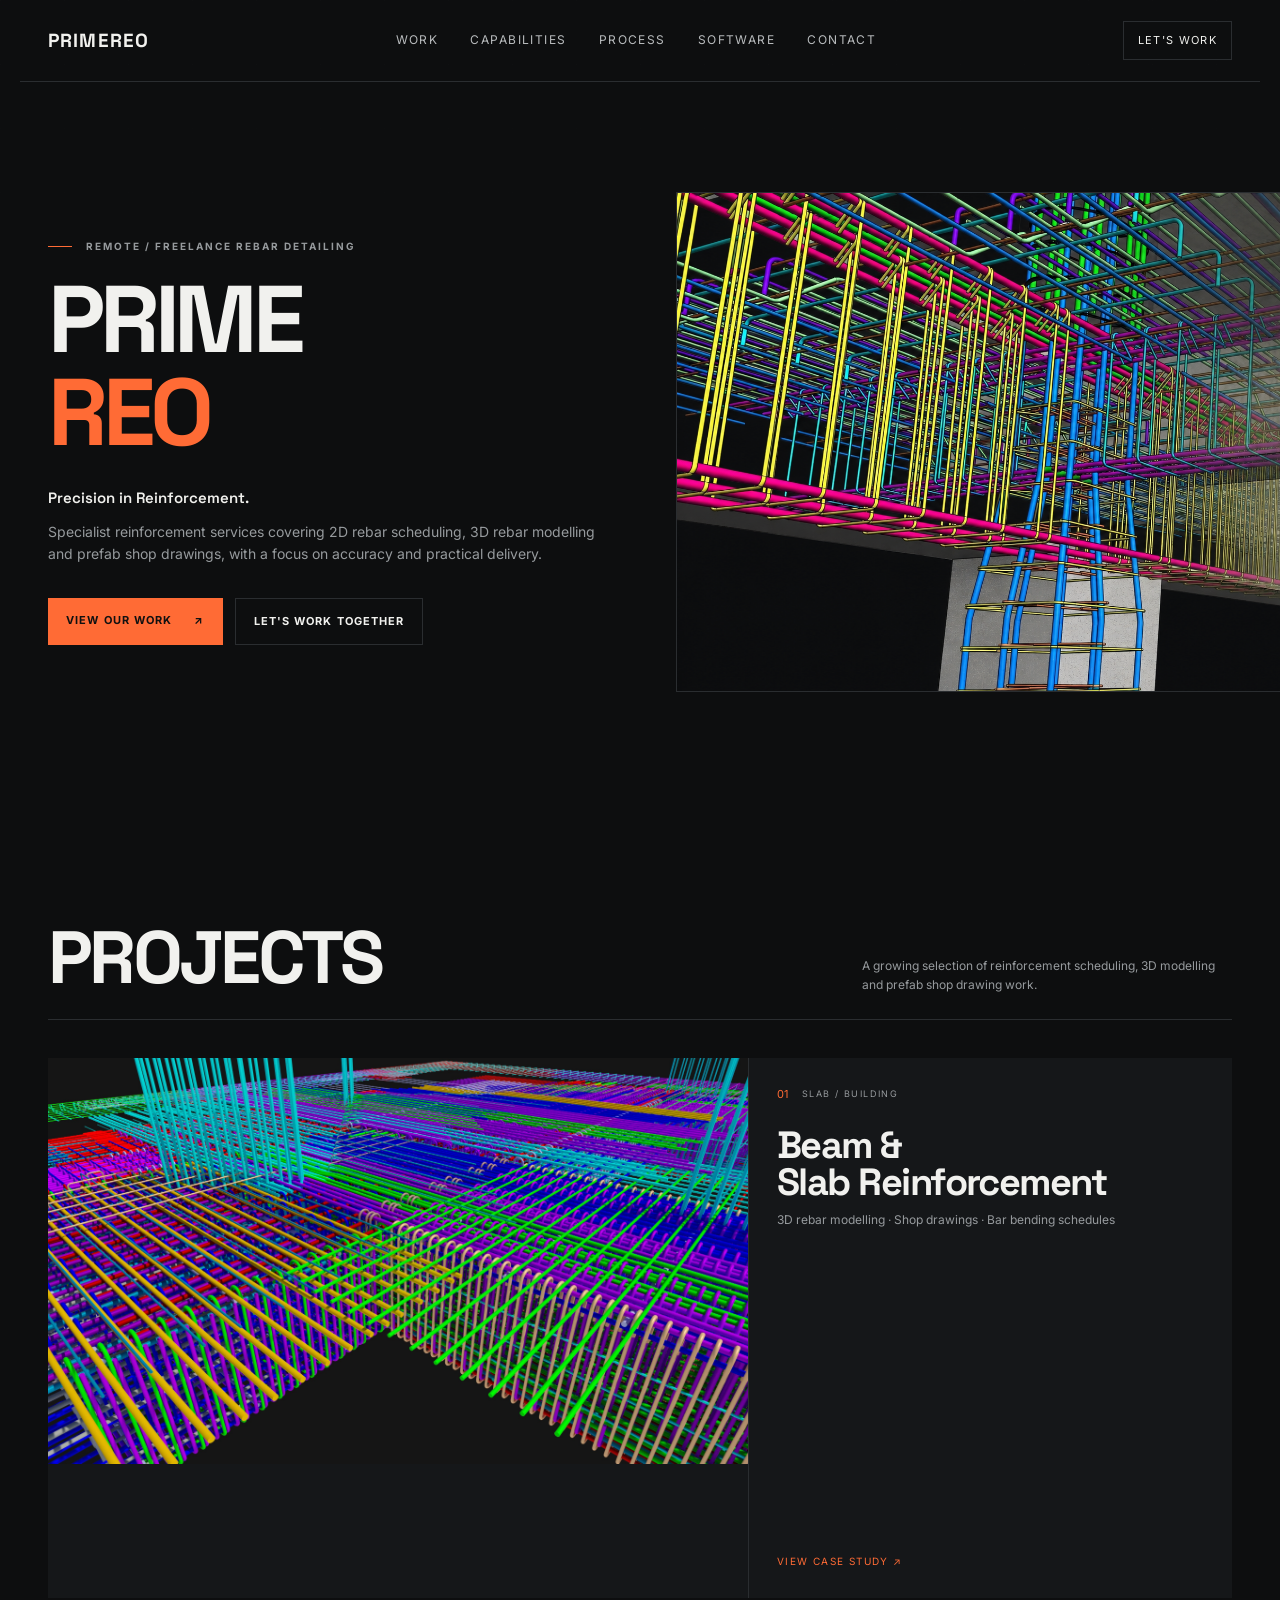
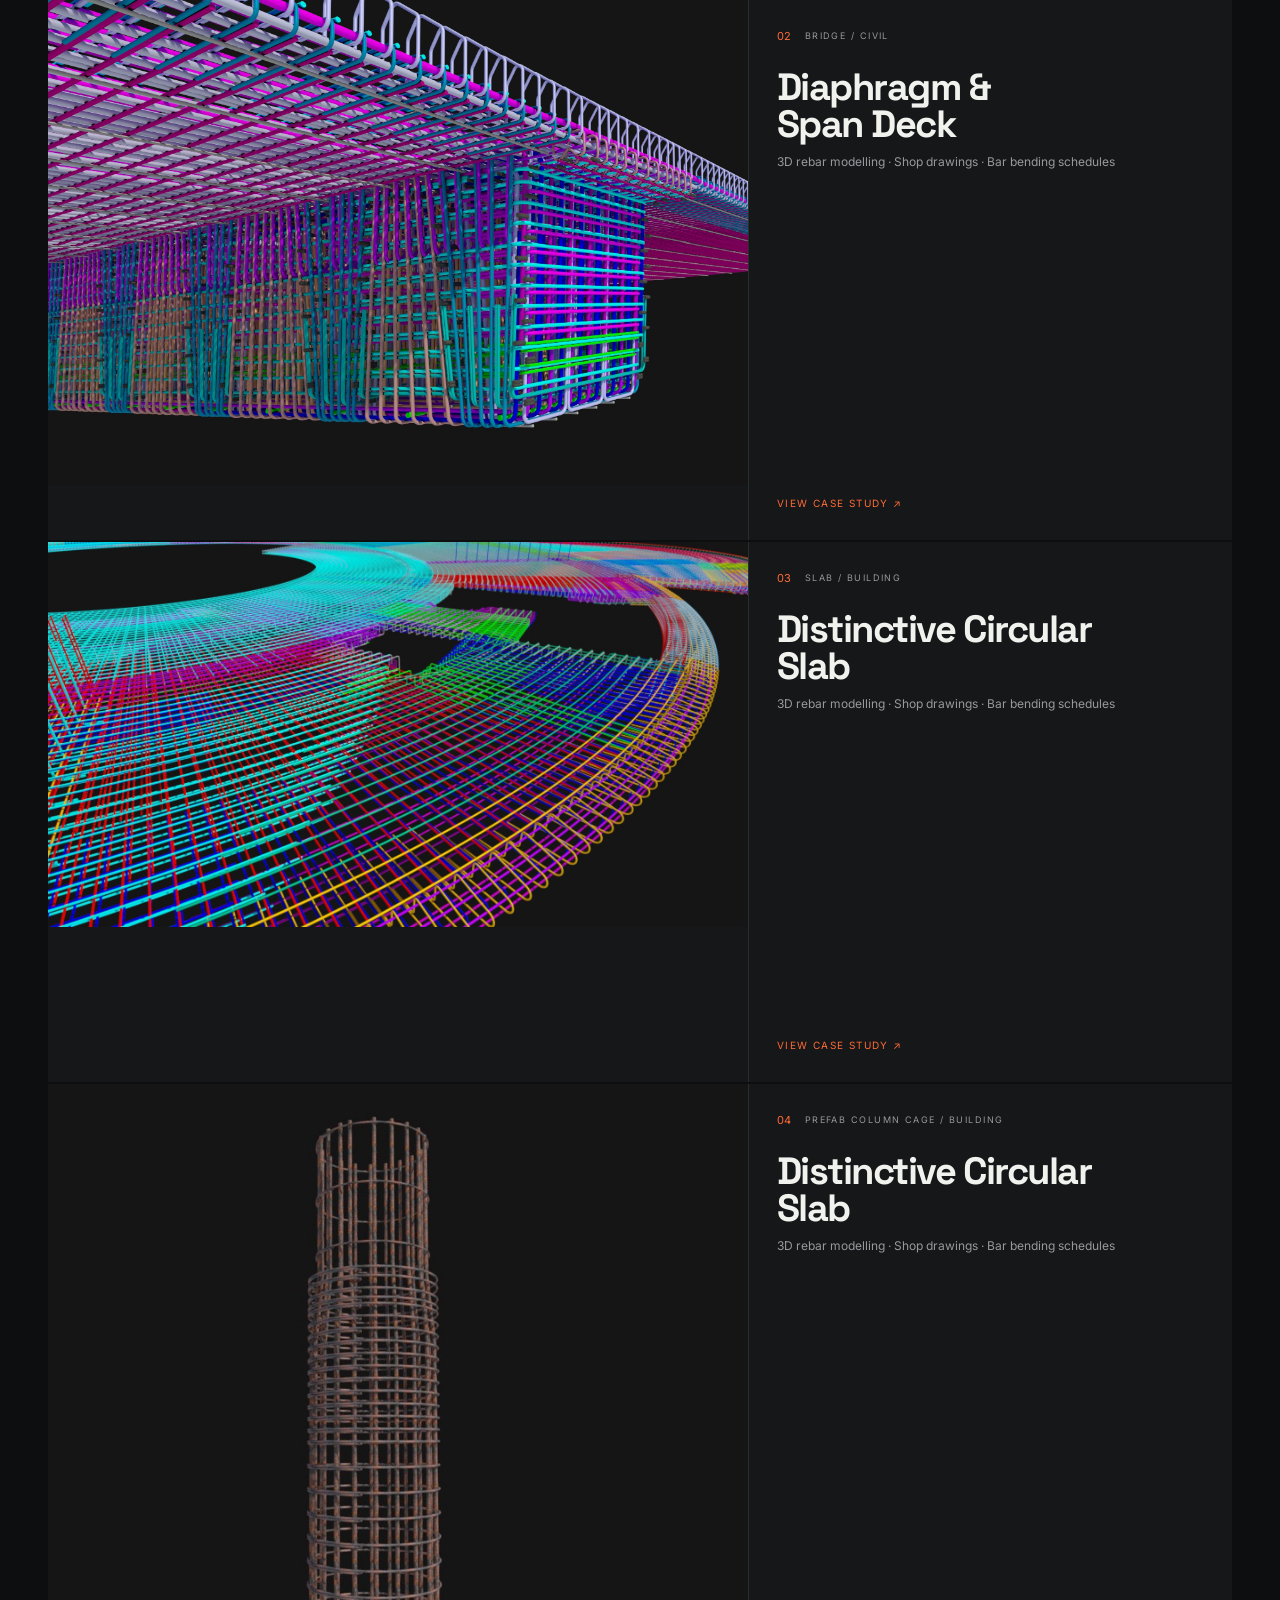
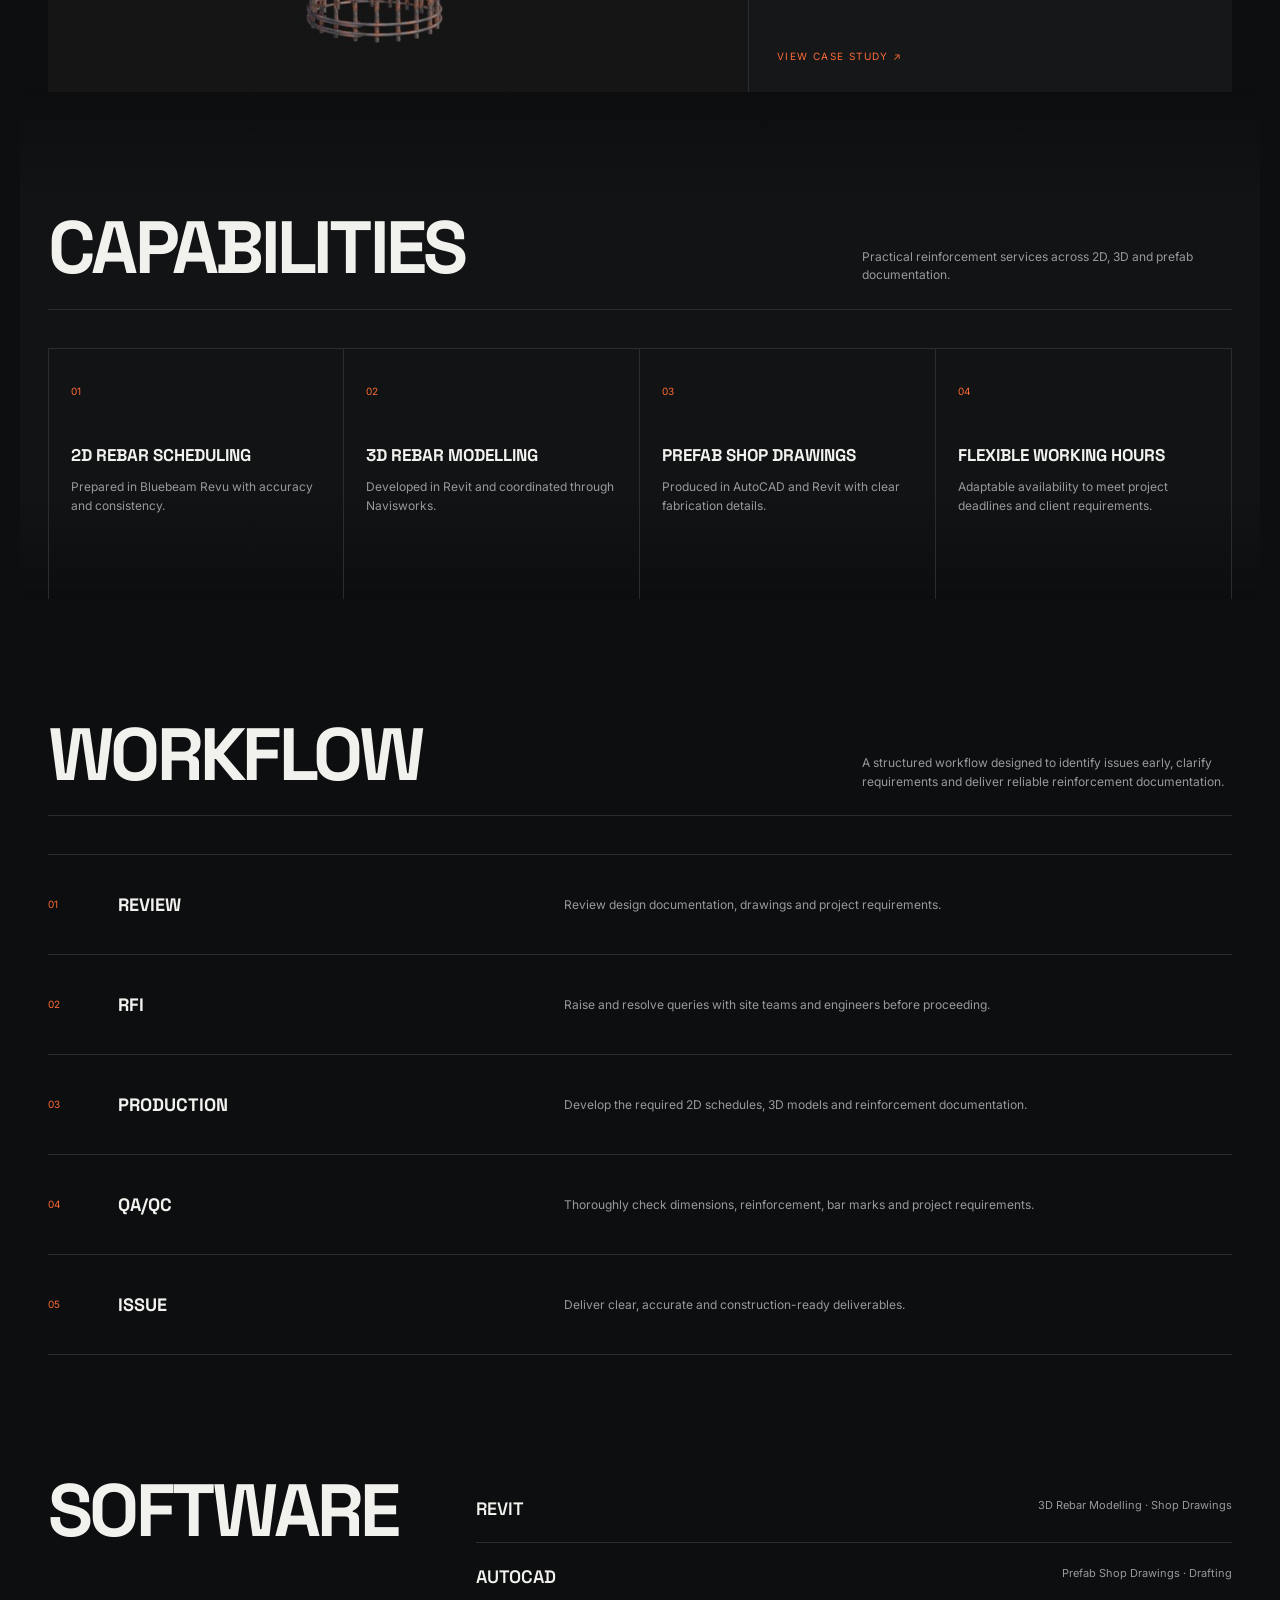
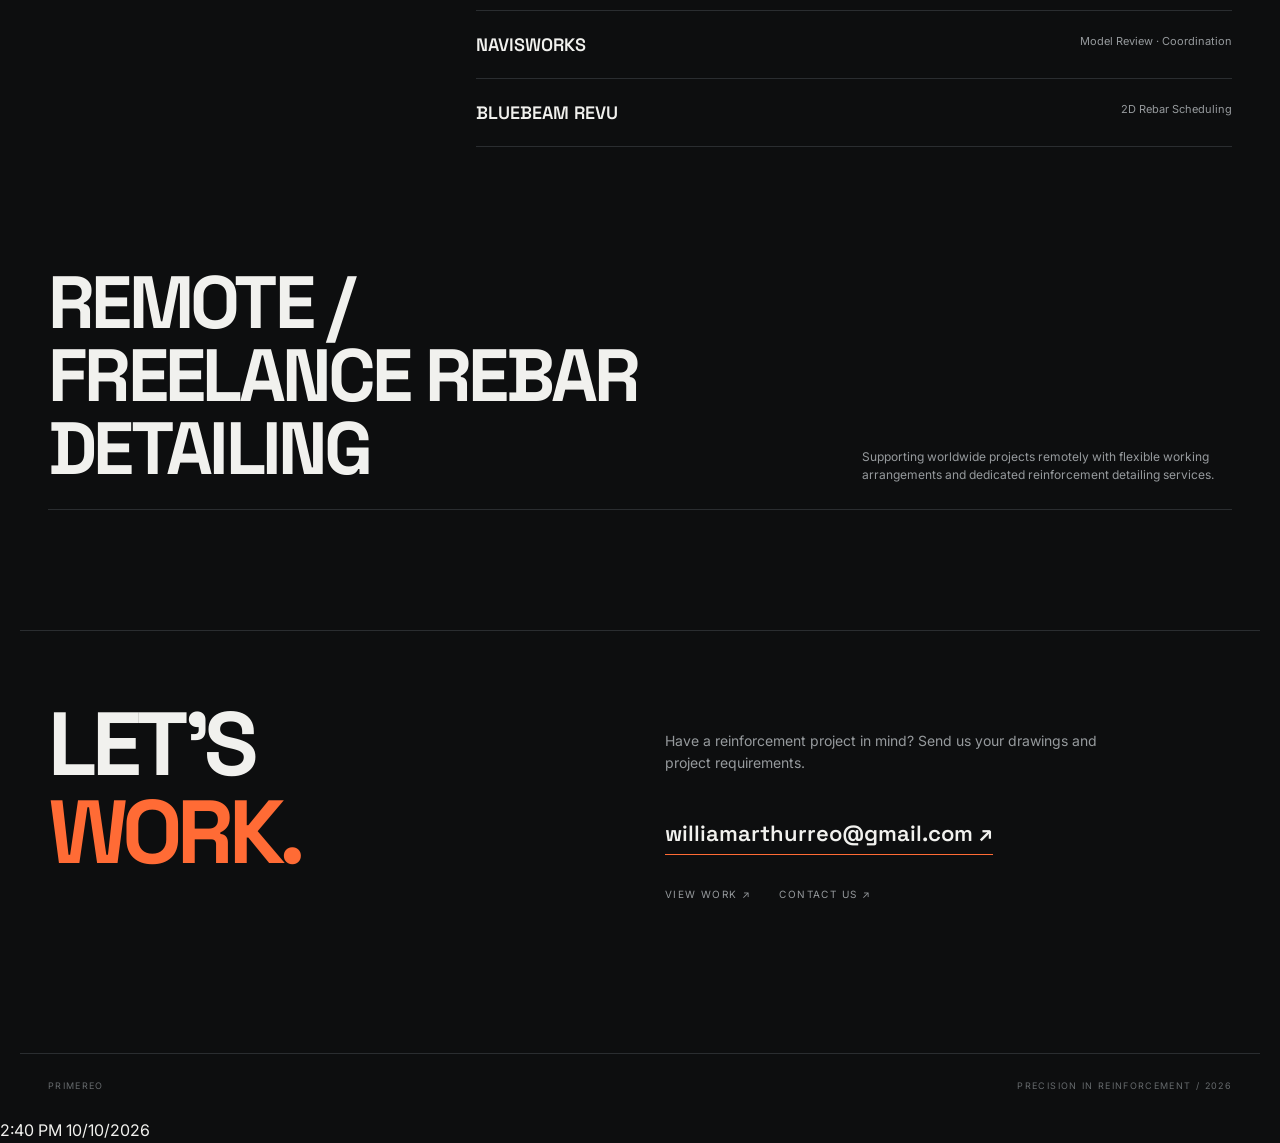
<file: index.html>
<!DOCTYPE html>
<html lang="en">

<head>
    <meta charset="UTF-8">
    <meta name="viewport" content="width=device-width, initial-scale=1.0">

    <meta
        name="description"
        content="PRIMEREO — Precision in Reinforcement. 2D Rebar Scheduling, 3D Rebar Modelling, Prefab Shop Drawings and remote reinforcement detailing."
    >

    <title>PRIMEREO | Precision in Reinforcement</title>

    <link rel="preconnect" href="https://fonts.googleapis.com">
    <link rel="preconnect" href="https://fonts.gstatic.com" crossorigin>

    <link
        href="https://fonts.googleapis.com/css2?family=Inter:wght@400;500;600;700;800&family=Space+Grotesk:wght@500;600;700&display=swap"
        rel="stylesheet"
    >

    <link rel="stylesheet" href="assets/style.css">

    <!-- THIẾT LẬP RIÊNG CHO ẢNH HERO -->
    <style>
        #primereo-hero {
            grid-template-columns:
                minmax(0, 1.02fr)
                minmax(0, 0.98fr);
        }

        #primereo-hero .hero-copy,
        #primereo-hero .hero-visual {
            min-width: 0;
        }

        /* Chỉnh chiều rộng và chiều cao hero tại đây */
        #hero-model-frame {
            width: 150% !important;
            max-width: none !important;
            height: 500px !important;

            position: relative;
            overflow: hidden;
        }

        /* Ảnh phủ kín khung, giữ đúng tỷ lệ */
        #hero-rebar {
            display: block;
            width: 100% !important;
            height: 100% !important;

            object-fit: cover !important;
            object-position: left center !important;
        }

        /* Thông tin bên dưới ảnh */
        #primereo-hero .frame-meta {
            position: static;
            padding: 12px 0;
            gap: 8px;
            flex-wrap: wrap;
        }

        /* Điện thoại và màn hình nhỏ */
        @media (max-width: 850px) {
            #primereo-hero {
                grid-template-columns: minmax(0, 1fr);
            }

            #hero-model-frame {
                width: 100% !important;
                max-width: 100% !important;
                height: 380px !important;
            }
        }
    </style>
</head>

<body>
    <div class="grid-bg"></div>

    <!-- NAVIGATION -->
    <header class="nav">
        <a class="brand" href="index.html">
            PRIMEREO
        </a>

        <nav>
            <a href="#work">Work</a>
            <a href="#capabilities">Capabilities</a>
            <a href="#process">Process</a>
            <a href="#software">Software</a>
            <a href="#contact">Contact</a>
        </nav>

        <a class="nav-cta" href="#contact">
            Let's work
        </a>
    </header>

    <main>
        <!-- HERO -->
        <section id="primereo-hero" class="hero">
            <div class="hero-copy">
                <p class="eyebrow">
                    <span></span>
                    REMOTE / FREELANCE REBAR DETAILING
                </p>

                <h1>
                    PRIME<br>
                    <em>REO</em>
                </h1>

                <p class="hero-sub">
                    Precision in Reinforcement.
                </p>

                <p class="hero-text">
                    Specialist reinforcement services covering 2D rebar
                    scheduling, 3D rebar modelling and prefab shop drawings,
                    with a focus on accuracy and practical delivery.
                </p>

                <div class="hero-actions">
                    <a class="btn primary" href="#work">
                        View our work <span>↗</span>
                    </a>

                    <a class="btn secondary" href="#contact">
                        Let's work together
                    </a>
                </div>
            </div>

            <!-- HERO VISUAL -->
            <div class="hero-visual">
                <div id="hero-model-frame" class="model-frame">
                    <img
                        id="hero-rebar"
                        class="hero-image"
                        src="images/hero-rebar.png"
                        alt="PRIMEREO 3D reinforcement model"
                    >
                </div>


            </div>
        </section>

        <!-- PROJECTS -->
        <section id="work" class="section">
            <div class="section-head">
                <div>
                    <h2>PROJECTS</h2>
                </div>

                <p class="section-note">
                    A growing selection of reinforcement scheduling,
                    3D modelling and prefab shop drawing work.
                </p>
            </div>

            <div class="project-grid">
                <!-- PROJECT 01 -->
                <a
                    class="project-card featured"
                    href="projects/project-01.html"
                >
                    <div class="project-image">
                        <img
                            src="images/project-01.jpg"
                            alt="Beam & Slab Reinforcement"
                        >


                    </div>

                    <div class="project-info">
                        <div>
                            <span class="number">01</span>
                            <span class="tag">SLAB / BUILDING</span>
                        </div>

                        <h3>
                            Beam &amp;<br>
                             Slab Reinforcement
                        </h3>

                        <p>
                            3D rebar modelling · Shop drawings ·
                            Bar bending schedules
                        </p>

                        <span class="project-link">
                            View case study ↗
                        </span>
                    </div>
                </a>

                <!-- PROJECT 02 -->
                <a
                    class="project-card featured"
                    href="projects/project-02.html"
                >
                    <div class="project-image">
                        <img
                            src="images/project-02.jpg"
                            alt="Diaphragm and Span Deck reinforcement model"
                        >


                    </div>

                    <div class="project-info">
                        <div>
                            <span class="number">02</span>
                            <span class="tag">BRIDGE / CIVIL</span>
                        </div>

                        <h3>
                            Diaphragm &amp;<br>
                            Span Deck
                        </h3>

                        <p>
                            3D rebar modelling · Shop drawings ·
                            Bar bending schedules
                        </p>

                        <span class="project-link">
                            View case study ↗
                        </span>
                    </div>
                </a>
<!-- PROJECT 03 -->
                <a
                    class="project-card featured"
                    href="projects/project-03.html"
                >
                    <div class="project-image">
                        <img
                            src="images/project-03.jpg"
                            alt="Distinctive Circular Slab"
                        >


                    </div>

                    <div class="project-info">
                        <div>
                            <span class="number">03</span>
                            <span class="tag">SLAB / BUILDING</span>
                        </div>

                        <h3>
                            Distinctive Circular<br>
                            Slab
                        </h3>

                        <p>
                            3D rebar modelling · Shop drawings ·
                            Bar bending schedules
                        </p>

                        <span class="project-link">
                            View case study ↗
                        </span>
                    </div>
                </a>
<!-- PROJECT 04 -->
                <a
                    class="project-card featured"
                    href="projects/project-03.html"
                >
                    <div class="project-image">
                        <img
                            src="images/project-04.jpg"
                            alt="Distinctive Circular Slab"
                        >


                    </div>

                    <div class="project-info">
                        <div>
                            <span class="number">04</span>
                            <span class="tag">PREFAB COLUMN CAGE / BUILDING</span>
                        </div>

                        <h3>
                            Distinctive Circular<br>
                            Slab
                        </h3>

                        <p>
                            3D rebar modelling · Shop drawings ·
                            Bar bending schedules
                        </p>

                        <span class="project-link">
                            View case study ↗
                        </span>
                    </div>
                </a>
       

                        </section>

        <!-- CAPABILITIES -->
        <section id="capabilities" class="section capabilities">
            <div class="section-head">
                <div>
                    <h2>CAPABILITIES</h2>
                </div>

                <p class="section-note">
                    Practical reinforcement services across 2D, 3D
                    and prefab documentation.
                </p>
            </div>

            <div class="cap-grid">
                <article>
                    <span>01</span>
                    <h3>2D REBAR SCHEDULING</h3>

                    <p>
                        Prepared in Bluebeam Revu with accuracy
                        and consistency.
                    </p>
                </article>

                <article>
                    <span>02</span>
                    <h3>3D REBAR MODELLING</h3>

                    <p>
                        Developed in Revit and coordinated
                        through Navisworks.
                    </p>
                </article>

                <article>
                    <span>03</span>
                    <h3>PREFAB SHOP DRAWINGS</h3>

                    <p>
                        Produced in AutoCAD and Revit with clear
                        fabrication details.
                    </p>
                </article>

                <article>
                    <span>04</span>
                    <h3>FLEXIBLE WORKING HOURS</h3>

                    <p>
                        Adaptable availability to meet project deadlines
                        and client requirements.
                    </p>
                </article>
            </div>
        </section>

        <!-- WORKFLOW -->
        <section id="process" class="section process">
            <div class="section-head">
                <div>
                    <h2>WORKFLOW</h2>
                </div>

                <p class="section-note">
                    A structured workflow designed to identify issues early,
                    clarify requirements and deliver reliable
                    reinforcement documentation.
                </p>
            </div>

            <div class="process-list">
                <div>
                    <span>01</span>
                    <h3>REVIEW</h3>

                    <p>
                        Review design documentation, drawings
                        and project requirements.
                    </p>
                </div>

                <div>
                    <span>02</span>
                    <h3>RFI</h3>

                    <p>
                        Raise and resolve queries with site teams
                        and engineers before proceeding.
                    </p>
                </div>

                <div>
                    <span>03</span>
                    <h3>PRODUCTION</h3>

                    <p>
                        Develop the required 2D schedules, 3D models
                        and reinforcement documentation.
                    </p>
                </div>

                <div>
                    <span>04</span>
                    <h3>QA/QC</h3>

                    <p>
                        Thoroughly check dimensions, reinforcement,
                        bar marks and project requirements.
                    </p>
                </div>

                <div>
                    <span>05</span>
                    <h3>ISSUE</h3>

                    <p>
                        Deliver clear, accurate and construction-ready
                        deliverables.
                    </p>
                </div>
            </div>
        </section>

        <!-- SOFTWARE -->
        <section id="software" class="section software">
            <div class="software-copy">
                <h2>SOFTWARE</h2>
            </div>

            <div class="software-list">
                <div>
                    <b>REVIT</b>
                    <span>3D Rebar Modelling · Shop Drawings</span>
                </div>

                <div>
                    <b>AUTOCAD</b>
                    <span>Prefab Shop Drawings · Drafting</span>
                </div>

                <div>
                    <b>NAVISWORKS</b>
                    <span>Model Review · Coordination</span>
                </div>

                <div>
                    <b>BLUEBEAM REVU</b>
                    <span>2D Rebar Scheduling</span>
                </div>
            </div>
        </section>

        <!-- REMOTE / FREELANCE -->
        <section class="section">
            <div class="section-head">
                <div>
                    <h2>
                        REMOTE /<br>
                        FREELANCE REBAR DETAILING
                    </h2>
                </div>

                <p class="section-note">
                    Supporting worldwide projects remotely with flexible
                    working arrangements and dedicated reinforcement
                    detailing services.
                </p>
            </div>
        </section>

        <!-- CONTACT -->
        <section id="contact" class="contact">
            <div>
                <h2>
                    LET'S<br>
                    <em>WORK.</em>
                </h2>
            </div>

            <div class="contact-right">
                <p>
                    Have a reinforcement project in mind?
                    Send us your drawings and project requirements.
                </p>

                <a
                    class="contact-email"
                    href="mailto:williamarthurreo@gmail.com?subject=PRIMEREO%20Project%20Enquiry"
                >
                    williamarthurreo@gmail.com ↗
                </a>

                <div class="contact-links">
                    <a href="#work">
                        View work ↗
                    </a>

                    <a href="#contact">
                        Contact us ↗
                    </a>
                </div>
            </div>
        </section>
    </main>

    <!-- FOOTER -->
    <footer>
        <span>PRIMEREO</span>
        <span>PRECISION IN REINFORCEMENT / 2026</span>
    </footer>
</body>

</html>2:40 PM 10/10/2026
</file>
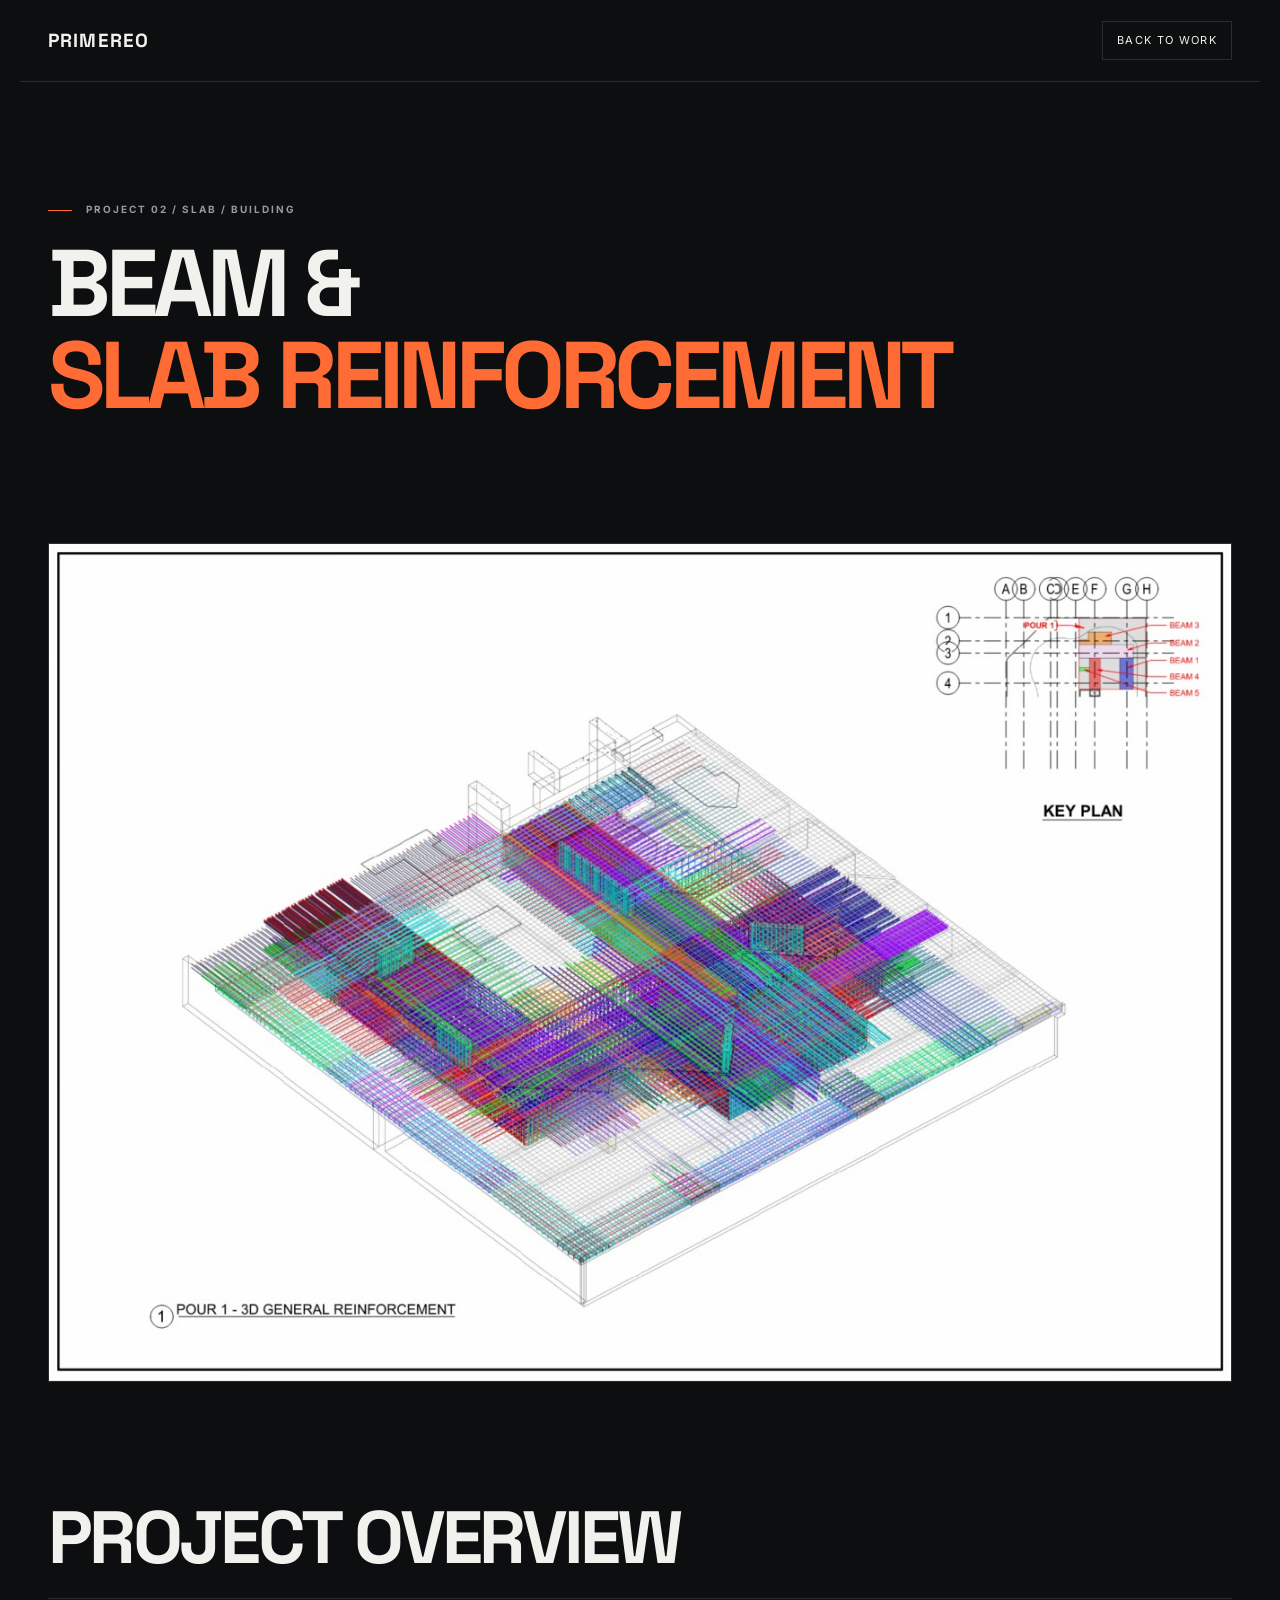
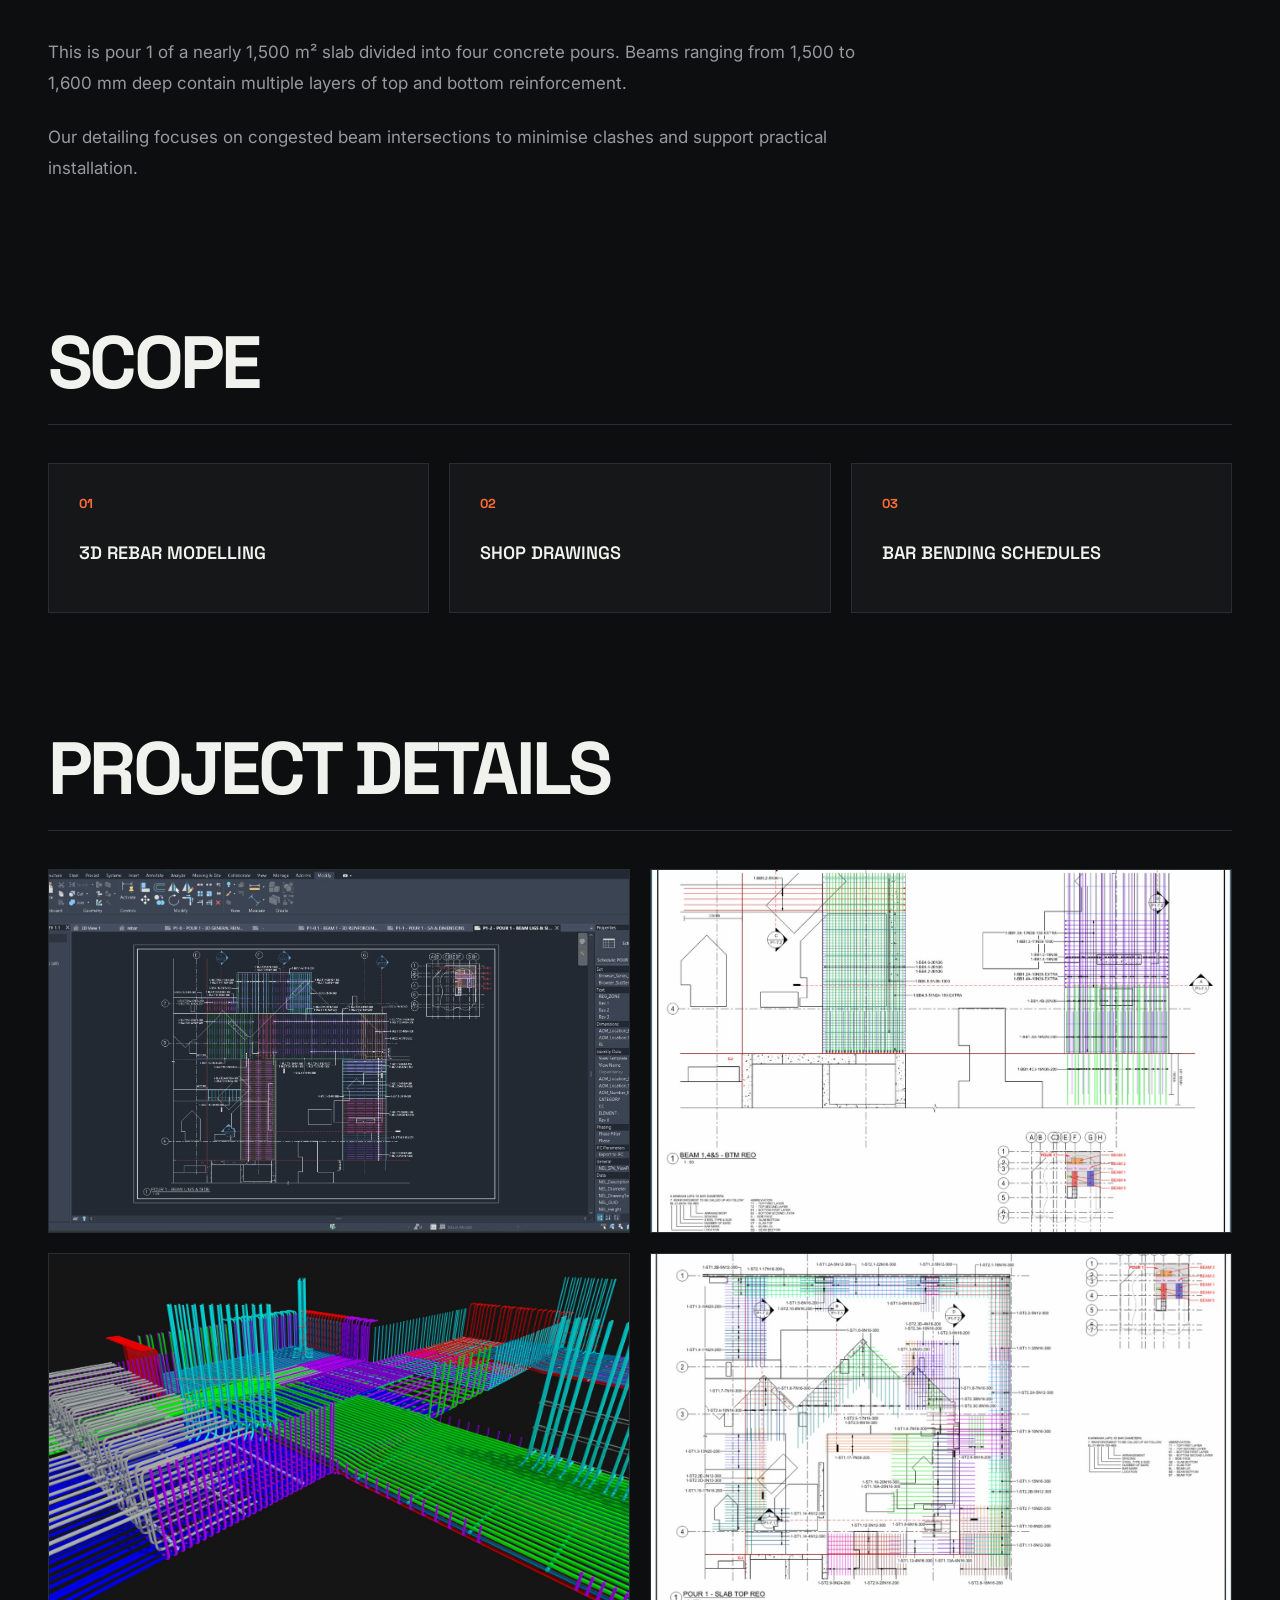
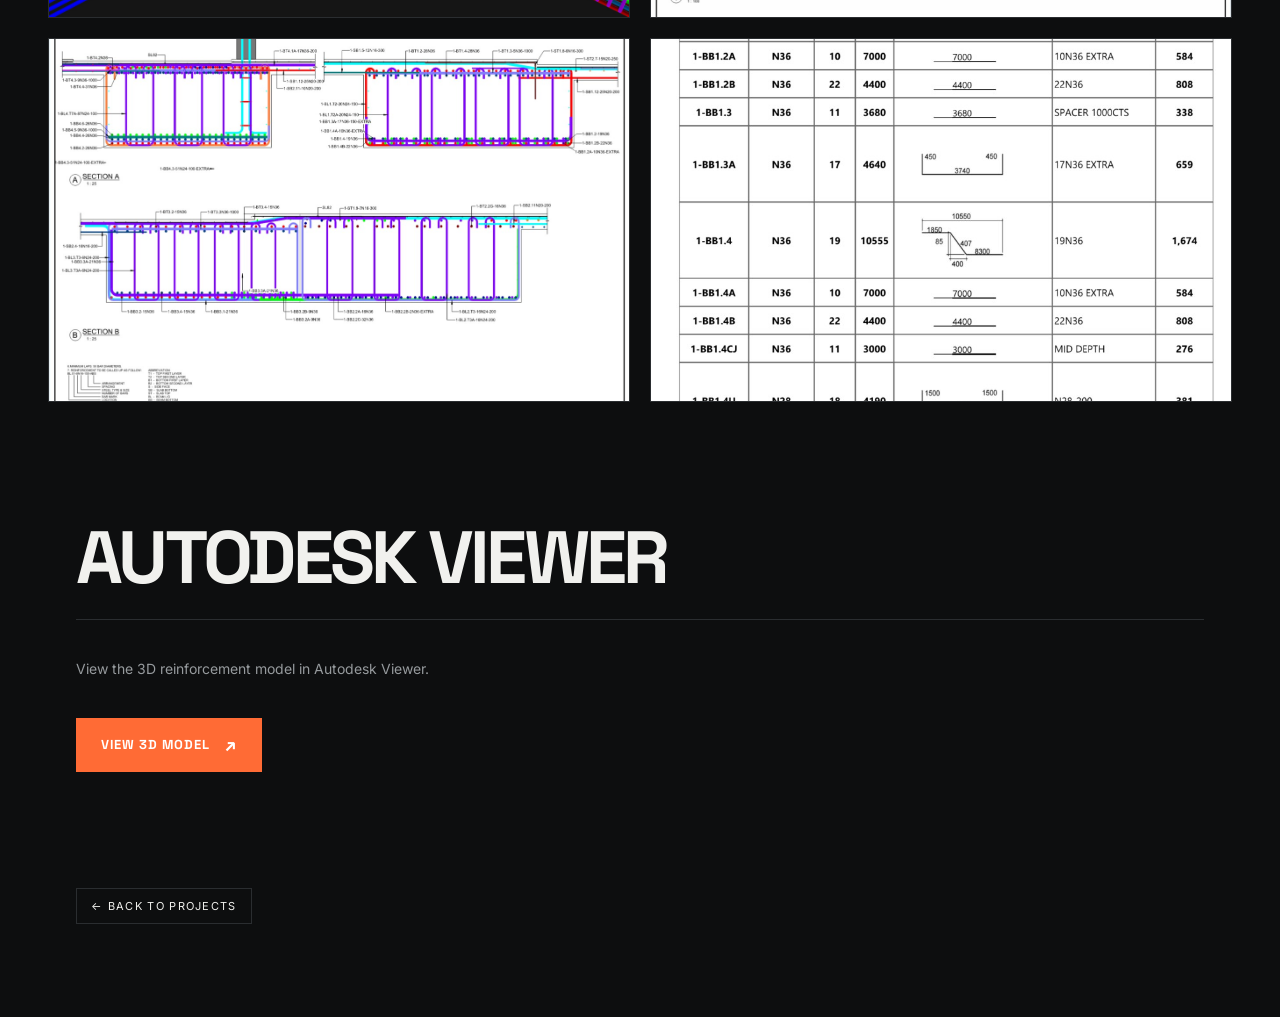
<file: projects/project-01.html>
<!DOCTYPE html>
<html lang="en">

<head>
    <meta charset="UTF-8">
    <meta name="viewport" content="width=device-width, initial-scale=1.0">

    <title>PRIMEREO | Slab of building</title>

    <link rel="preconnect" href="https://fonts.googleapis.com">
    <link rel="preconnect" href="https://fonts.gstatic.com" crossorigin>

    <link href="https://fonts.googleapis.com/css2?family=Inter:wght@400;500;600;700;800&family=Space+Grotesk:wght@500;600;700&display=swap" rel="stylesheet">

    <link rel="stylesheet" href="../assets/style.css">
</head>

<body>

<div class="grid-bg"></div>

<header class="nav">
    <a class="brand" href="../index.html">PRIMEREO</a>
    <a class="nav-cta" href="../index.html#work">Back to work</a>
</header>


<main>

    <!-- PROJECT HEADER -->
    <section class="section">

        <p class="eyebrow">
            <span></span> PROJECT 02 / SLAB / BUILDING
        </p>

        <h1>
            BEAM &amp;<br>
            <em>SLAB REINFORCEMENT</em>
        </h1>


    </section>


    <!-- MAIN PROJECT IMAGE -->
    <section class="section">

        <div class="project-hero-image">
            <img
                src="../images/project-01-main.jpg"
                alt="Beam & Slab Reinforcement"
            >
        </div>

    </section>


    <!-- PROJECT OVERVIEW -->
    <section class="section">

        <div class="section-head">
            <h2>PROJECT OVERVIEW</h2>
        </div>

        <div class="project-content">

            <p>
                This is pour 1 of a nearly 1,500 m² slab divided into four concrete pours. Beams ranging from 1,500 to 1,600 mm deep contain multiple layers of top and bottom reinforcement. 

            </p>

            <p>
        Our detailing focuses on congested beam intersections to minimise clashes and support practical installation.
            </p>

        </div>

    </section>


    <!-- SCOPE -->
    <section class="section">

        <div class="section-head">
            <h2>SCOPE</h2>
        </div>

        <div class="scope-grid">

            <div class="scope-item">
                <span>01</span>
                <h3>3D REBAR MODELLING</h3>
            </div>

            <div class="scope-item">
                <span>02</span>
                <h3>SHOP DRAWINGS</h3>
            </div>

            <div class="scope-item">
                <span>03</span>
                <h3>BAR BENDING SCHEDULES</h3>
            </div>

        </div>

    </section>


    <!-- PROJECT IMAGES -->
    <section class="section">

        <div class="section-head">
            <h2>PROJECT DETAILS</h2>
        </div>

        <div class="project-gallery">

            <div class="gallery-item">
                <img
                    src="../images/project-01-02.jpg"
                    alt="Diaphragm reinforcement model"
                >
            </div>

            <div class="gallery-item">
                <img
                    src="../images/project-01-03.jpg"
                    alt="Span deck reinforcement model"
                >
            </div>

            <div class="gallery-item">
                <img
                    src="../images/project-01-04.jpg"
                    alt="Reinforcement detailing"
                >
            </div>

            <div class="gallery-item">
                <img
                    src="../images/project-01-05.jpg"
                    alt="Rebar shop drawing"
                >
            </div>

            <div class="gallery-item">
                <img
                    src="../images/project-01-06.jpg"
                    alt="Rebar shop drawing"
                >
            </div>
            <div class="gallery-item">
                <img
                    src="../images/project-01-07.jpg"
                    alt="Rebar shop drawing"
                >
            </div>
        </div>

<section class="section">

    <div class="section-head">
        <h2>AUTODESK VIEWER</h2>
    </div>

    <p class="hero-text">
        View the 3D reinforcement model in Autodesk Viewer.
    </p>

    <a
        class="autodesk-button"
        href="https://autode.sk/4AXAuB9"
        target="_blank"
        rel="noopener"
    >
        VIEW 3D MODEL
        <span>↗</span>
    </a>

</section>


    <!-- BACK -->
    <section class="section" style="padding-bottom:100px;">

        <a class="nav-cta" href="../index.html#work">
            ← BACK TO PROJECTS
        </a>

    </section>

</main>


<!-- PROJECT PAGE STYLES -->
<style>

.project-hero-image {
    width: 100%;
    overflow: hidden;
    background: #151719;
    border: 1px solid var(--line);
}

.project-hero-image img {
    width: 100%;
    display: block;
    object-fit: cover;
}

.project-content {
    max-width: 850px;
}

.project-content p {
    color: var(--muted);
    font-size: 17px;
    line-height: 1.8;
    margin: 0 0 24px;
}

.scope-grid {
    display: grid;
    grid-template-columns: repeat(3, 1fr);
    gap: 20px;
}

.scope-item {
    border: 1px solid var(--line);
    background: var(--panel);
    padding: 30px;
    min-height: 150px;
}

.scope-item span {
    display: block;
    color: var(--accent);
    font-family: "Space Grotesk", sans-serif;
    font-size: 13px;
    font-weight: 700;
    margin-bottom: 30px;
}

.scope-item h3 {
    margin: 0;
    font-family: "Space Grotesk", sans-serif;
    font-size: 18px;
    font-weight: 600;
    color: var(--text);
}

.project-gallery {
    display: grid;
    grid-template-columns: repeat(2, 1fr);
    gap: 20px;
}

.gallery-item {
    overflow: hidden;
    background: var(--panel);
    border: 1px solid var(--line);
}

.gallery-item img {
    width: 100%;
    display: block;
    aspect-ratio: 16 / 10;
    object-fit: cover;
    transition: transform 0.3s ease;
}

.gallery-item:hover img {
    transform: scale(1.02);
}

@media (max-width: 800px) {

    .scope-grid {
        grid-template-columns: 1fr;
    }

    .project-gallery {
        grid-template-columns: 1fr;
    }

}
.autodesk-button {
    display: inline-flex;
    align-items: center;
    gap: 14px;
    margin-top: 25px;
    padding: 16px 24px;

    background: var(--accent);
    color: #ffffff;

    font-family: "Space Grotesk", sans-serif;
    font-size: 13px;
    font-weight: 700;
    letter-spacing: 0.08em;
    text-decoration: none;

    border: 1px solid var(--accent);

    transition: all 0.25s ease;
}

.autodesk-button span {
    font-size: 18px;
    line-height: 1;
    transition: transform 0.25s ease;
}

.autodesk-button:hover {
    background: transparent;
    color: var(--accent);
}

.autodesk-button:hover span {
    transform: translate(3px, -3px);
}
</style>

</body>
</html>
</file>
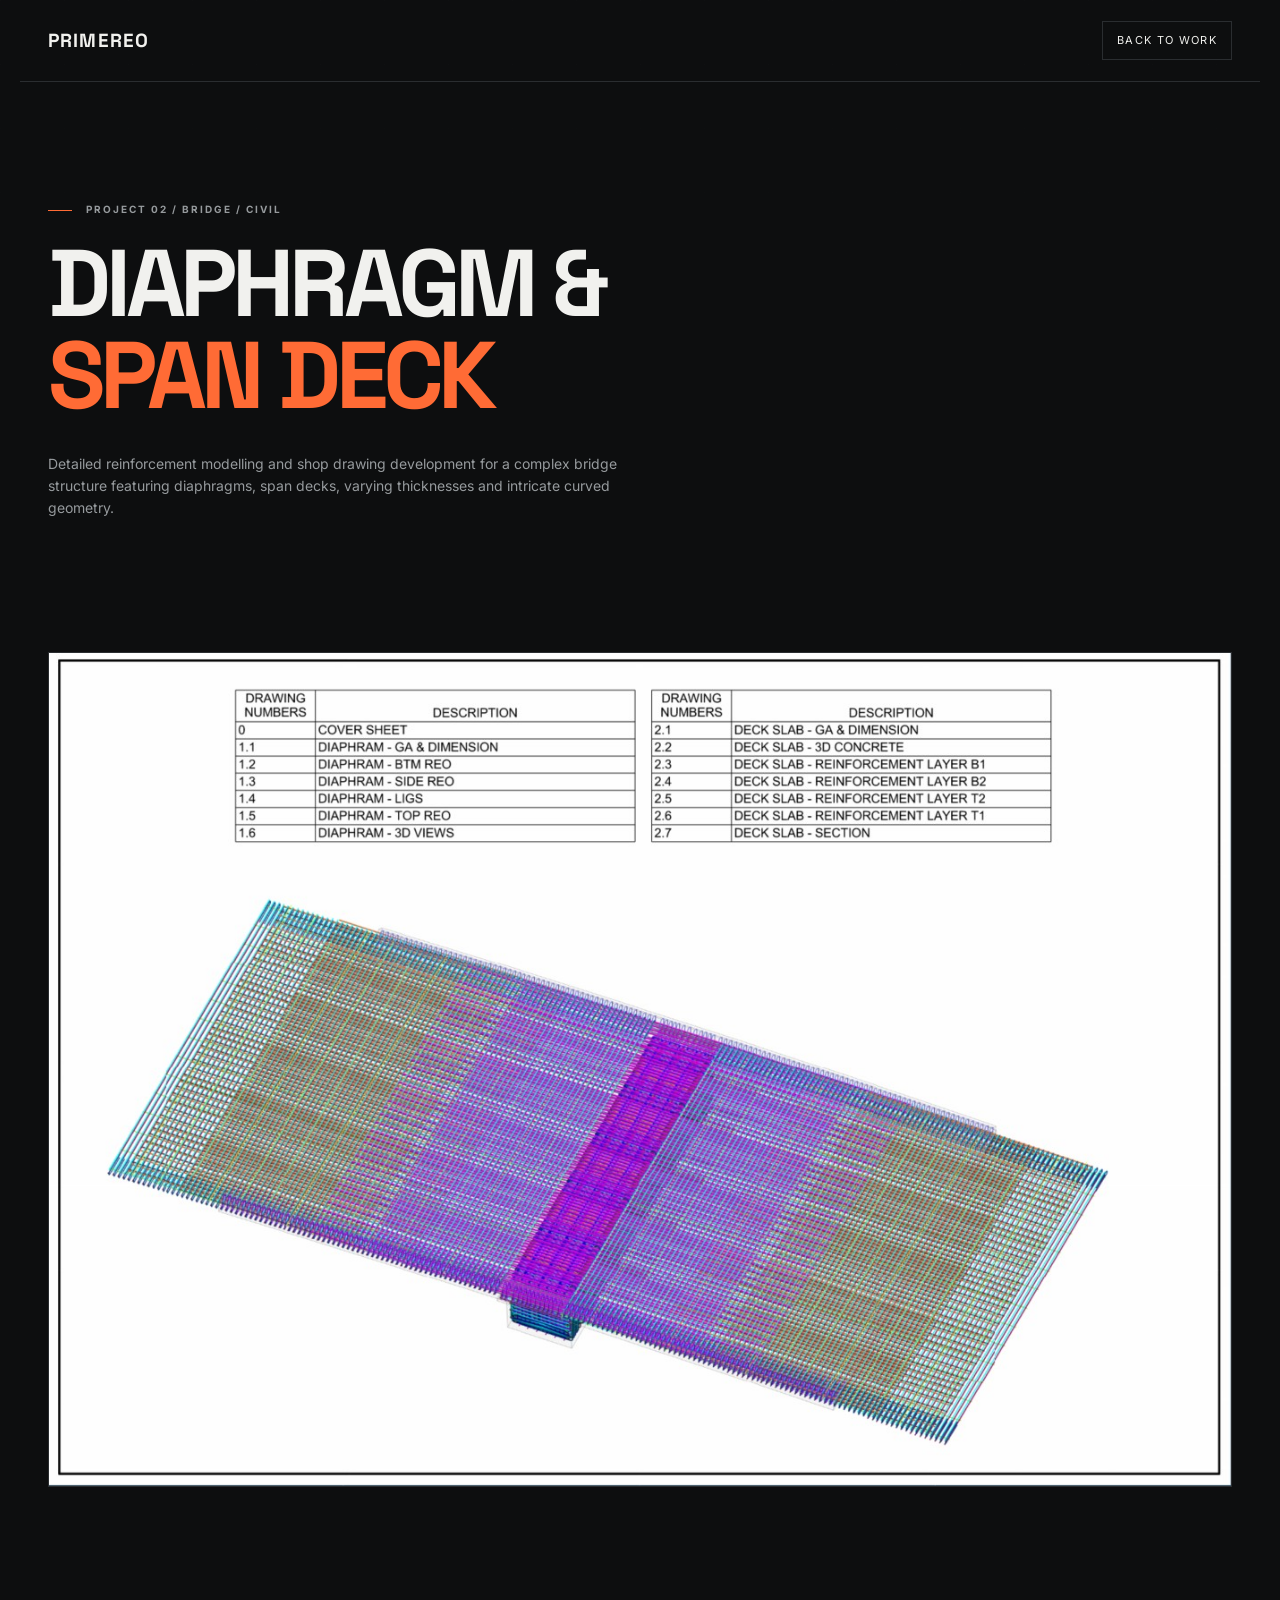
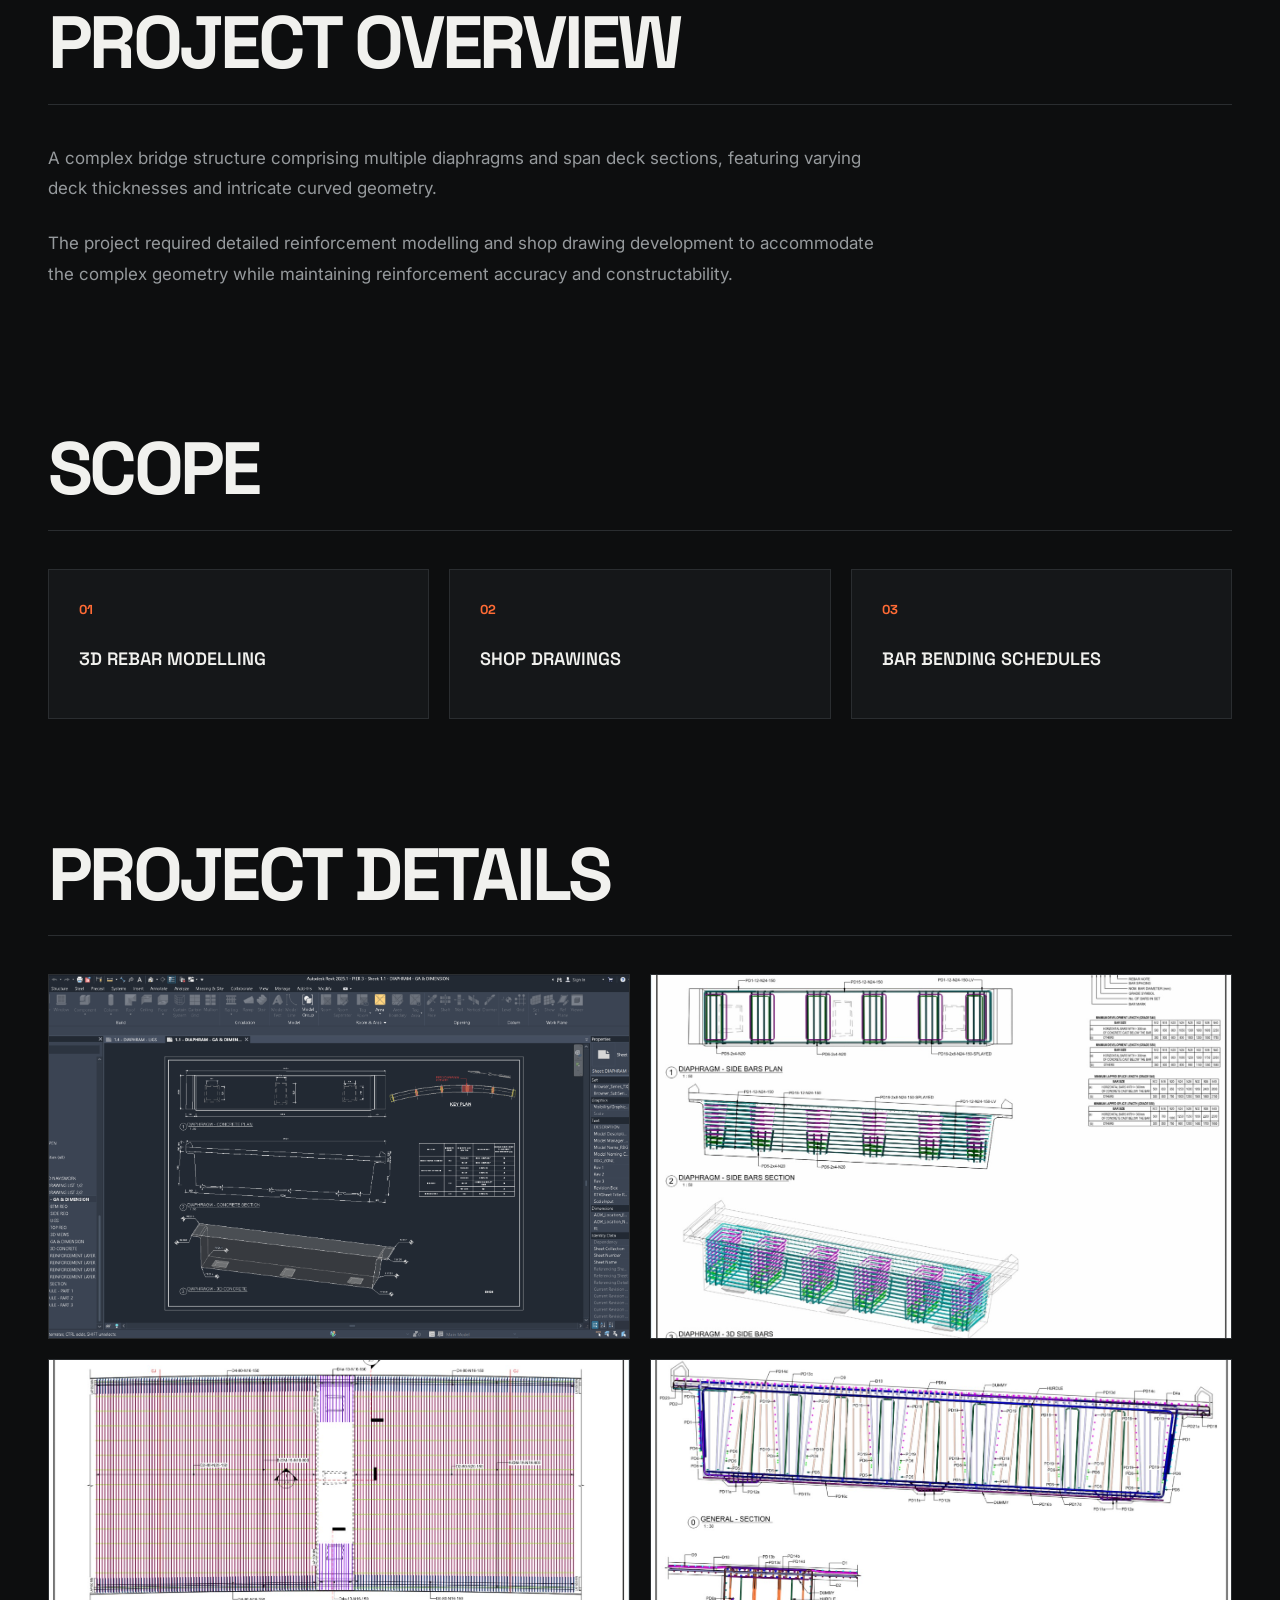
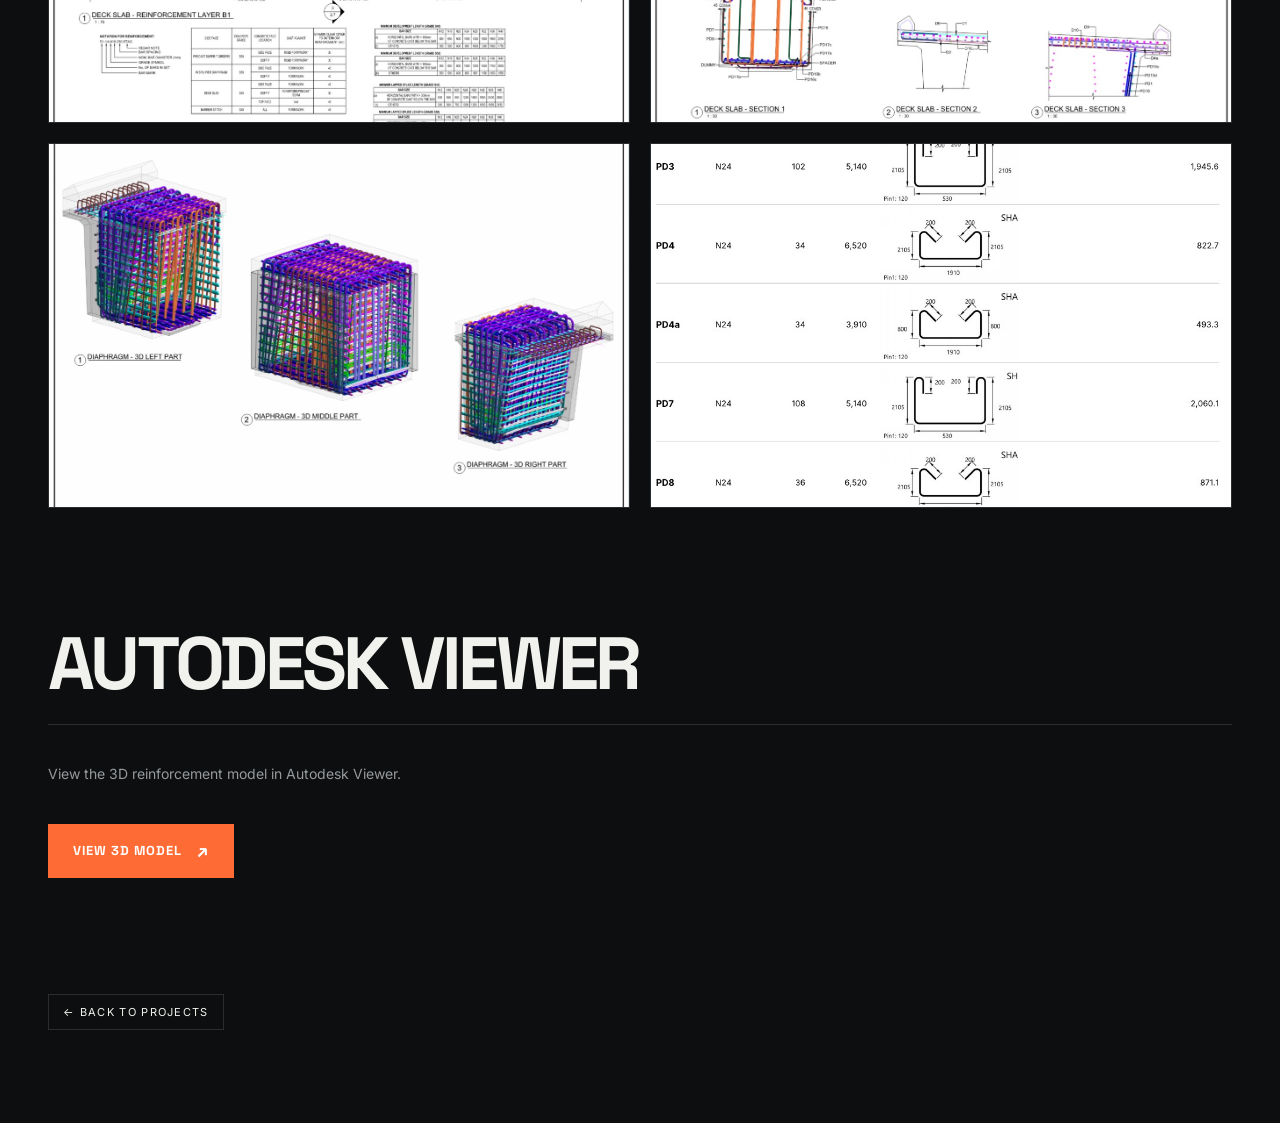
<file: projects/project-02.html>
<!DOCTYPE html>
<html lang="en">

<head>
    <meta charset="UTF-8">
    <meta name="viewport" content="width=device-width, initial-scale=1.0">

    <title>PRIMEREO | Project 02 — Diaphragm &amp; Span Deck</title>

    <link rel="preconnect" href="https://fonts.googleapis.com">
    <link rel="preconnect" href="https://fonts.gstatic.com" crossorigin>

    <link
        href="https://fonts.googleapis.com/css2?family=Inter:wght@400;500;600;700;800&family=Space+Grotesk:wght@500;600;700&display=swap"
        rel="stylesheet"
    >

    <link rel="stylesheet" href="../assets/style.css">
</head>

<body>
    <div class="grid-bg"></div>

    <header class="nav">
        <a class="brand" href="../index.html">
            PRIMEREO
        </a>

        <a class="nav-cta" href="../index.html#work">
            Back to work
        </a>
    </header>

    <main>
        <!-- PROJECT HEADER -->
        <section class="section">
            <p class="eyebrow">
                <span></span>
                PROJECT 02 / BRIDGE / CIVIL
            </p>

            <h1>
                DIAPHRAGM &amp;<br>
                <em>SPAN DECK</em>
            </h1>

            <p class="hero-text" style="margin-top: 30px;">
                Detailed reinforcement modelling and shop drawing development
                for a complex bridge structure featuring diaphragms, span decks,
                varying thicknesses and intricate curved geometry.
            </p>
        </section>

        <!-- MAIN PROJECT IMAGE -->
        <section class="section">
            <div class="project-hero-image">
                <img
                    src="../images/project-02-main.jpg"
                    alt="Diaphragm and span deck 3D reinforcement model"
                >
            </div>
        </section>

        <!-- PROJECT OVERVIEW -->
        <section class="section">
            <div class="section-head">
                <h2>PROJECT OVERVIEW</h2>
            </div>

            <div class="project-content">
                <p>
                    A complex bridge structure comprising multiple diaphragms and
                    span deck sections, featuring varying deck thicknesses and
                    intricate curved geometry.
                </p>

                <p>
                    The project required detailed reinforcement modelling and
                    shop drawing development to accommodate the complex geometry
                    while maintaining reinforcement accuracy and constructability.
                </p>
            </div>
        </section>

        <!-- SCOPE -->
        <section class="section">
            <div class="section-head">
                <h2>SCOPE</h2>
            </div>

            <div class="scope-grid">
                <div class="scope-item">
                    <span>01</span>
                    <h3>3D REBAR MODELLING</h3>
                </div>

                <div class="scope-item">
                    <span>02</span>
                    <h3>SHOP DRAWINGS</h3>
                </div>

                <div class="scope-item">
                    <span>03</span>
                    <h3>BAR BENDING SCHEDULES</h3>
                </div>
            </div>
        </section>

        <!-- PROJECT IMAGES -->
        <section class="section">
            <div class="section-head">
                <h2>PROJECT DETAILS</h2>
            </div>

            <div class="project-gallery">
                <div class="gallery-item">
                    <img
                        src="../images/project-02-02.png"
                        alt="Diaphragm reinforcement model"
                    >
                </div>

                <div class="gallery-item">
                    <img
                        src="../images/project-02-03.jpg"
                        alt="Span deck reinforcement model"
                    >
                </div>

                <div class="gallery-item">
                    <img
                        src="../images/project-02-04.jpg"
                        alt="Reinforcement detailing"
                    >
                </div>

                <div class="gallery-item">
                    <img
                        src="../images/project-02-05.jpg"
                        alt="Rebar shop drawing"
                    >
                </div>
                <div class="gallery-item">
                    <img
                        src="../images/project-02-06.jpg"
                        alt="Rebar shop drawing"
                    >
                </div>
                <div class="gallery-item">
                    <img
                        src="../images/project-02-07.jpg"
                        alt="Rebar shop drawing"
                    >
                </div>
            </div>
        </section>

        <!-- AUTODESK VIEWER -->
        <section class="section">
            <div class="section-head">
                <h2>AUTODESK VIEWER</h2>
            </div>

            <p class="hero-text">
                View the 3D reinforcement model in Autodesk Viewer.
            </p>

            <a
                class="autodesk-button"
                href="https://autode.sk/4jNgJpI"
                target="_blank"
                rel="noopener"
            >
                VIEW 3D MODEL
                <span>↗</span>
            </a>
        </section>

        <!-- BACK -->
        <section class="section" style="padding-bottom: 100px;">
            <a class="nav-cta" href="../index.html#work">
                ← BACK TO PROJECTS
            </a>
        </section>
    </main>

    <!-- PROJECT PAGE STYLES -->
    <style>
        .project-hero-image {
            width: 100%;
            overflow: hidden;
            background: #151719;
            border: 1px solid var(--line);
        }

        .project-hero-image img {
            width: 100%;
            display: block;
            object-fit: cover;
        }

        .project-content {
            max-width: 850px;
        }

        .project-content p {
            color: var(--muted);
            font-size: 17px;
            line-height: 1.8;
            margin: 0 0 24px;
        }

        .scope-grid {
            display: grid;
            grid-template-columns: repeat(3, 1fr);
            gap: 20px;
        }

        .scope-item {
            border: 1px solid var(--line);
            background: var(--panel);
            padding: 30px;
            min-height: 150px;
        }

        .scope-item span {
            display: block;
            color: var(--accent);
            font-family: "Space Grotesk", sans-serif;
            font-size: 13px;
            font-weight: 700;
            margin-bottom: 30px;
        }

        .scope-item h3 {
            margin: 0;
            font-family: "Space Grotesk", sans-serif;
            font-size: 18px;
            font-weight: 600;
            color: var(--text);
        }

        .project-gallery {
            display: grid;
            grid-template-columns: repeat(2, 1fr);
            gap: 20px;
        }

        .gallery-item {
            overflow: hidden;
            background: var(--panel);
            border: 1px solid var(--line);
        }

        .gallery-item img {
            width: 100%;
            display: block;
            aspect-ratio: 16 / 10;
            object-fit: cover;
            transition: transform 0.3s ease;
        }

        .gallery-item:hover img {
            transform: scale(1.02);
        }

        .autodesk-button {
            display: inline-flex;
            align-items: center;
            gap: 14px;
            margin-top: 25px;
            padding: 16px 24px;
            background: var(--accent);
            color: #ffffff;
            font-family: "Space Grotesk", sans-serif;
            font-size: 13px;
            font-weight: 700;
            letter-spacing: 0.08em;
            text-decoration: none;
            border: 1px solid var(--accent);
            transition: all 0.25s ease;
        }

        .autodesk-button span {
            font-size: 18px;
            line-height: 1;
            transition: transform 0.25s ease;
        }

        .autodesk-button:hover {
            background: transparent;
            color: var(--accent);
        }

        .autodesk-button:hover span {
            transform: translate(3px, -3px);
        }

        @media (max-width: 800px) {
            .scope-grid {
                grid-template-columns: 1fr;
            }

            .project-gallery {
                grid-template-columns: 1fr;
            }
        }
    </style>
</body>

</html>
</file>
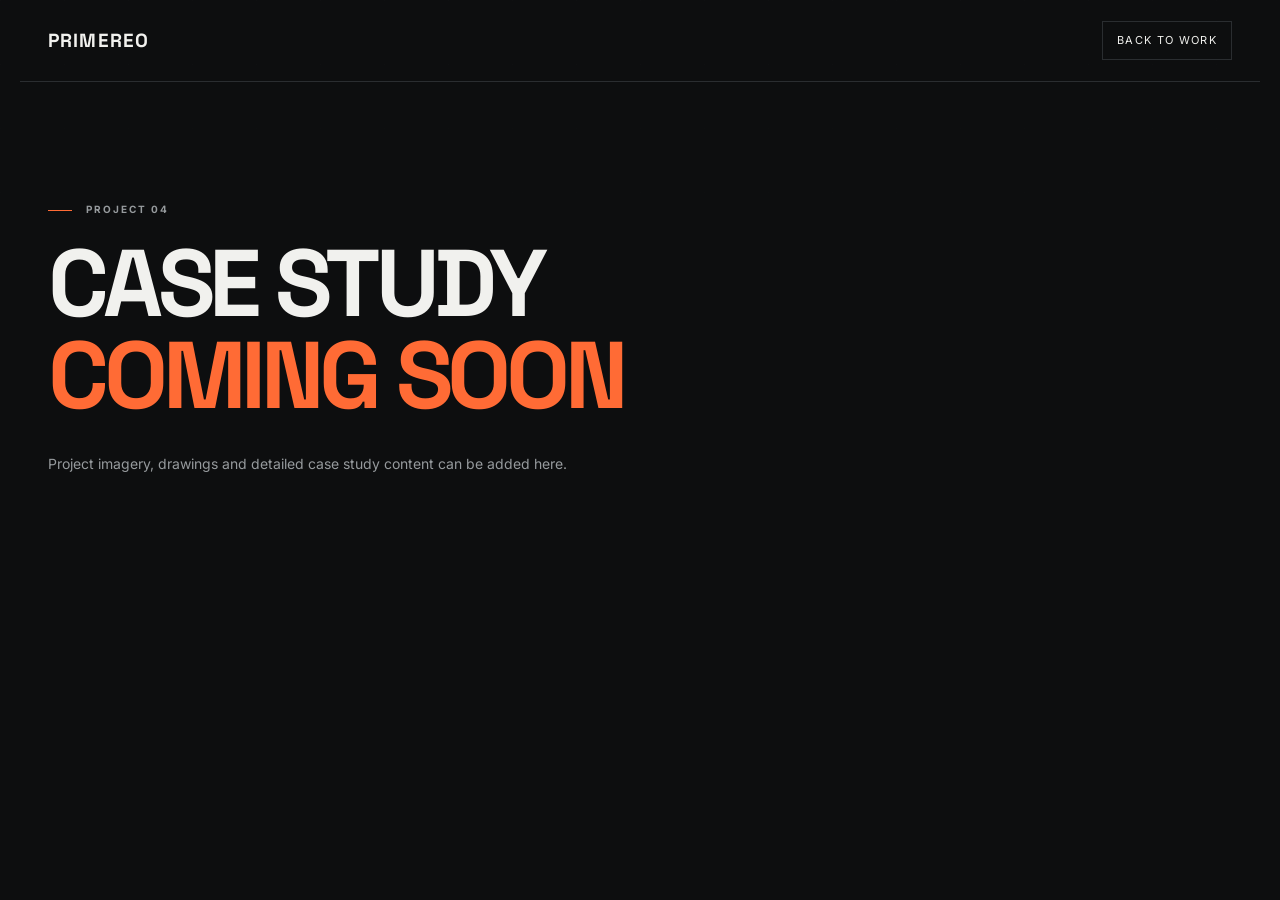
<file: projects/project-04.html>
<!DOCTYPE html><html lang="en"><head><meta charset="UTF-8"><meta name="viewport" content="width=device-width, initial-scale=1.0"><title>PRIMEREO Project 04</title><link rel="preconnect" href="https://fonts.googleapis.com"><link rel="preconnect" href="https://fonts.gstatic.com" crossorigin><link href="https://fonts.googleapis.com/css2?family=Inter:wght@400;500;600;700;800&family=Space+Grotesk:wght@500;600;700&display=swap" rel="stylesheet"><link rel="stylesheet" href="../assets/style.css"></head><body><div class="grid-bg"></div><header class="nav"><a class="brand" href="../index.html">PRIMEREO</a><a class="nav-cta" href="../index.html#work">Back to work</a></header><main><section class="section"><p class="eyebrow"><span></span> PROJECT 04</p><h1>CASE STUDY<br><em>COMING SOON</em></h1><p class="hero-text" style="margin-top:30px">Project imagery, drawings and detailed case study content can be added here.</p></section></main></body></html>
</file>
<file: assets/style.css>
/* ========================================
   MÀU SẮC VÀ THÔNG SỐ CHUNG
======================================== */

:root {
    --bg: #0d0e0f;
    --panel: #151719;
    --panel2: #1a1c1f;
    --text: #f1f1ee;
    --muted: #969a9d;
    --line: #2a2d30;
    --accent: #ff6b35;
    --max: 1240px;
}


/* ========================================
   THIẾT LẬP CƠ BẢN
======================================== */

* {
    box-sizing: border-box;
}

html {
    scroll-behavior: smooth;
}

body {
    margin: 0;
    background: var(--bg);
    color: var(--text);
    font-family: Inter, Arial, sans-serif;
    line-height: 1.55;
}

a {
    color: inherit;
    text-decoration: none;
}

.grid-bg {
    position: fixed;
    inset: 0;
    pointer-events: none;
    opacity: 0.28;

    background-image:
        linear-gradient(
            rgba(255, 255, 255, 0.025) 1px,
            transparent 1px
        ),
        linear-gradient(
            90deg,
            rgba(255, 255, 255, 0.025) 1px,
            transparent 1px
        );

    background-size: 64px 64px;

    mask-image: linear-gradient(
        to bottom,
        black,
        transparent 75%
    );

    z-index: -1;
}


/* ========================================
   THANH ĐIỀU HƯỚNG
======================================== */

.nav {
    height: 82px;
    max-width: var(--max);
    margin: auto;
    padding: 0 28px;

    display: flex;
    align-items: center;
    justify-content: space-between;

    border-bottom: 1px solid var(--line);
}

.brand {
    font: 700 19px "Space Grotesk";
    letter-spacing: 0.06em;
}

.nav nav {
    display: flex;
    gap: 32px;
}

.nav nav a {
    font-size: 12px;
    text-transform: uppercase;
    letter-spacing: 0.12em;
    color: #b9bcbe;
}

.nav nav a:hover,
.contact-links a:hover {
    color: var(--accent);
}

.nav-cta {
    font-size: 11px;
    text-transform: uppercase;
    letter-spacing: 0.12em;

    border: 1px solid var(--line);
    padding: 10px 14px;
}

.nav-cta:hover {
    border-color: var(--accent);
}


/* ========================================
   KHUNG NỘI DUNG VÀ TIÊU ĐỀ
======================================== */

.hero,
.section,
.contact {
    max-width: var(--max);
    margin: auto;
    padding-left: 28px;
    padding-right: 28px;
}

h1,
h2,
h3 {
    font-family: "Space Grotesk", sans-serif;
    margin: 0;
    line-height: 0.98;
}

h1 {
    font-size: clamp(56px, 7.4vw, 112px);
    letter-spacing: -0.055em;
}

h1 em,
h2 em {
    font-style: normal;
    color: var(--accent);
}

.eyebrow {
    font-size: 10px;
    letter-spacing: 0.2em;
    color: var(--muted);
    font-weight: 700;
    margin: 0 0 20px;
}

.eyebrow span {
    display: inline-block;
    width: 24px;
    height: 1px;

    background: var(--accent);
    vertical-align: middle;
    margin-right: 10px;
}


/* ========================================
   HERO — PHẦN ĐẦU TRANG
======================================== */

.hero {
    min-height: 720px;

    display: grid;
    grid-template-columns: 1.02fr 0.98fr;
    align-items: center;

    gap: 50px;
}

.hero-sub {
    font: 600 15px "Space Grotesk";
    margin: 28px 0 12px;
}

.hero-sub b {
    color: var(--accent);
    padding: 0 7px;
}

.hero-text {
    max-width: 570px;
    color: var(--muted);
    font-size: 14px;
}

.hero-actions {
    display: flex;
    gap: 12px;
    margin-top: 34px;
    flex-wrap: wrap;
}


/* ========================================
   NÚT BẤM
======================================== */

.btn {
    padding: 14px 18px;
    font-size: 11px;
    text-transform: uppercase;
    letter-spacing: 0.1em;
    font-weight: 700;
}

.btn.primary {
    background: var(--accent);
    color: #111;
}

.btn.primary span {
    margin-left: 18px;
}

.btn.secondary {
    border: 1px solid var(--line);
}


/* ========================================
   KHUNG MODEL
======================================== */

.model-frame {
    height: 500px;
    border: 1px solid var(--line);

    background: linear-gradient(
        145deg,
        #181a1c,
        #0b0c0d
    );

    position: relative;
    overflow: hidden;
}

.frame-label {
    position: absolute;
    left: 18px;
    top: 16px;

    font-size: 9px;
    letter-spacing: 0.17em;
    color: var(--muted);

    z-index: 3;
}

.frame-meta {
    position: absolute;
    bottom: 16px;
    left: 18px;
    right: 18px;

    display: flex;
    justify-content: space-between;

    font-size: 9px;
    letter-spacing: 0.13em;
    color: var(--muted);

    z-index: 3;
}


/* ========================================
   MODEL MINH HOẠ BẰNG CSS
======================================== */

.fake-model {
    position: absolute;
    inset: 70px 35px 60px;

    transform:
        perspective(900px)
        rotateX(55deg)
        rotateZ(-28deg);

    transform-style: preserve-3d;
}

.beam {
    position: absolute;
    width: 82%;
    height: 82px;

    border: 2px solid #777b7e;
    background: rgba(70, 74, 77, 0.18);

    left: 9%;
    top: 30%;

    transform: translateZ(-35px);
}

.beam-b {
    top: 54%;
    height: 55px;
}

.bar {
    position: absolute;
    width: 100%;
    height: 5px;

    background: var(--accent);
    left: 0;

    box-shadow: 0 0 12px rgba(255, 107, 53, 0.15);
}

.bar-1 {
    top: 21%;
}

.bar-2 {
    top: 34%;
}

.bar-3 {
    top: 47%;
}

.bar-4 {
    top: 60%;
}

.bar-5 {
    top: 73%;
}

.lig {
    position: absolute;
    width: 25px;
    height: 110px;

    border: 2px solid #b8bbbd;
    top: 27%;
}

.lig-1 {
    left: 25%;
}

.lig-2 {
    left: 50%;
}

.lig-3 {
    left: 75%;
}

.node {
    position: absolute;
    width: 22px;
    height: 22px;

    border: 2px solid var(--accent);

    left: 48%;
    top: 46%;

    box-shadow: 0 0 18px rgba(255, 107, 53, 0.5);
}


/* ========================================
   CÁC SECTION
======================================== */

.section {
    padding-top: 120px;
}

.section-head {
    display: flex;
    justify-content: space-between;
    align-items: end;

    border-bottom: 1px solid var(--line);

    padding-bottom: 24px;
    margin-bottom: 38px;
}

.section-head h2,
.software h2 {
    font-size: clamp(42px, 6vw, 74px);
    letter-spacing: -0.05em;
}

.section-note {
    max-width: 370px;
    color: var(--muted);
    font-size: 12px;
    margin: 0;
}


/* ========================================
   DỰ ÁN
======================================== */

.project-grid {
    display: grid;
    grid-template-columns: 1fr 1fr;
    gap: 2px;
}

.project-card {
    background: var(--panel);
    min-height: 490px;

    display: flex;
    flex-direction: column;

    transition: 0.25s ease;
}

.project-card:hover {
    background: #1a1d20;
    transform: translateY(-3px);
}

.project-card.featured {
    grid-column: span 2;

    display: grid;
    grid-template-columns: 1.45fr 1fr;

    min-height: 540px;
}

.project-image {
    position: relative;
    min-height: 260px;
    overflow: hidden;

    border-bottom: 1px solid var(--line);
}

.featured .project-image {
    min-height: 540px;
    border-bottom: 0;
    border-right: 1px solid var(--line);
}


/* ========================================
   HÌNH GIỮ CHỖ CHO DỰ ÁN
======================================== */

.placeholder {
    background-color: #181a1c;

    background-image:
        linear-gradient(
            30deg,
            transparent 48%,
            rgba(255, 255, 255, 0.05) 49%,
            rgba(255, 255, 255, 0.05) 51%,
            transparent 52%
        ),
        linear-gradient(
            150deg,
            transparent 48%,
            rgba(255, 107, 53, 0.08) 49%,
            rgba(255, 107, 53, 0.08) 51%,
            transparent 52%
        );

    background-size: 70px 70px;
}

.placeholder:after {
    content: "";

    position: absolute;
    inset: 15%;

    border: 1px solid rgba(255, 255, 255, 0.12);

    transform: skew(-10deg);
}

.placeholder span {
    position: absolute;
    top: 18px;
    left: 20px;

    font-size: 9px;
    letter-spacing: 0.18em;
    color: var(--muted);

    z-index: 2;
}

.placeholder b {
    position: absolute;
    right: 20px;
    bottom: 17px;

    font: 600 12px "Space Grotesk";
    letter-spacing: 0.12em;
    color: var(--accent);

    z-index: 2;
}


/* ========================================
   THÔNG TIN DỰ ÁN
======================================== */

.project-info {
    padding: 28px;

    display: flex;
    flex-direction: column;

    flex: 1;
}

.project-info > div {
    display: flex;
    gap: 14px;
    align-items: center;
}

.number {
    font-size: 11px;
    color: var(--accent);
}

.tag {
    font-size: 9px;
    letter-spacing: 0.16em;
    color: var(--muted);
}

.project-info h3 {
    font-size: 38px;
    letter-spacing: -0.04em;
    margin: 24px 0 10px;
}

.project-info p {
    font-size: 12px;
    color: var(--muted);
    margin: 0;
}

.project-link {
    margin-top: auto;
    padding-top: 30px;

    font-size: 10px;
    text-transform: uppercase;
    letter-spacing: 0.14em;
    color: var(--accent);
}


/* ========================================
   CAPABILITIES — NĂNG LỰC
======================================== */

.capabilities {
    background: linear-gradient(
        180deg,
        transparent,
        #111315 20%,
        #111315 80%,
        transparent
    );
}

.cap-grid {
    display: grid;
    grid-template-columns: repeat(4, 1fr);

    border-top: 1px solid var(--line);
}

.cap-grid article {
    padding: 28px 22px 34px;
    border-right: 1px solid var(--line);
    min-height: 250px;
}

.cap-grid article:first-child {
    border-left: 1px solid var(--line);
}

.cap-grid article > span,
.process-list > div > span {
    font-size: 10px;
    color: var(--accent);
}

.cap-grid h3 {
    font-size: 17px;
    margin: 45px 0 15px;
}

.cap-grid p {
    font-size: 12px;
    color: var(--muted);
    margin: 0;
}


/* ========================================
   PROCESS — QUY TRÌNH
======================================== */

.process-list {
    border-top: 1px solid var(--line);
}

.process-list > div {
    display: grid;
    grid-template-columns: 70px 1fr 1.5fr;
    align-items: center;

    min-height: 100px;
    border-bottom: 1px solid var(--line);
}

.process-list h3 {
    font-size: 18px;
}

.process-list p {
    font-size: 12px;
    color: var(--muted);
    margin: 0;
}


/* ========================================
   SOFTWARE — PHẦN MỀM
======================================== */

.software {
    display: grid;
    grid-template-columns: 1fr 2fr;
    gap: 50px;
    align-items: start;
}

.software-list > div {
    display: flex;
    justify-content: space-between;

    padding: 22px 0;
    border-bottom: 1px solid var(--line);
}

.software-list b {
    font: 600 18px "Space Grotesk";
}

.software-list span {
    font-size: 11px;
    color: var(--muted);
}


/* ========================================
   CONTACT — LIÊN HỆ
======================================== */

.contact {
    margin-top: 120px;
    margin-bottom: 80px;

    padding-top: 70px;
    padding-bottom: 70px;

    border-top: 1px solid var(--line);

    display: grid;
    grid-template-columns: 1fr 1fr;
    gap: 50px;
}

.contact h2 {
    font-size: clamp(58px, 7vw, 94px);
    letter-spacing: -0.06em;
}

.contact-right {
    padding-top: 15px;
}

.contact-right > p {
    max-width: 450px;
    color: var(--muted);
    font-size: 14px;
}

.contact-email {
    display: inline-block;

    font: 600 22px "Space Grotesk";
    margin: 32px 0;

    border-bottom: 1px solid var(--accent);
    padding-bottom: 7px;
}

.contact-links {
    display: flex;
    gap: 28px;

    font-size: 10px;
    text-transform: uppercase;
    letter-spacing: 0.14em;
    color: var(--muted);
}


/* ========================================
   FOOTER — CHÂN TRANG
======================================== */

footer {
    border-top: 1px solid var(--line);

    max-width: var(--max);
    margin: auto;
    padding: 25px 28px;

    display: flex;
    justify-content: space-between;

    color: #666a6d;
    font-size: 9px;
    letter-spacing: 0.15em;
}


/* ========================================
   RESPONSIVE — MÀN HÌNH ≤ 850 PX
======================================== */

@media (max-width: 850px) {
    .nav nav {
        display: none;
    }

    .hero {
        grid-template-columns: 1fr;
        padding-top: 70px;
        min-height: auto;
    }

    .model-frame {
        height: 380px;
    }

    .project-card.featured {
        grid-template-columns: 1fr;
    }

    .featured .project-image {
        min-height: 350px;
        border-right: 0;
        border-bottom: 1px solid var(--line);
    }

    .project-grid {
        grid-template-columns: 1fr;
    }

    .cap-grid {
        grid-template-columns: 1fr 1fr;
    }

    .process-list > div {
        grid-template-columns: 45px 1fr;
        gap: 10px;
        padding: 20px 0;
    }

    .process-list p {
        grid-column: 2;
    }

    .software,
    .contact {
        grid-template-columns: 1fr;
    }

    .section {
        padding-top: 85px;
    }

    .contact {
        margin-top: 80px;
    }

    .nav {
        padding: 0 18px;
    }

    .hero,
    .section,
    .contact {
        padding-left: 18px;
        padding-right: 18px;
    }
}


/* ========================================
   RESPONSIVE — MÀN HÌNH ≤ 520 PX
======================================== */

@media (max-width: 520px) {
    .cap-grid {
        grid-template-columns: 1fr;
    }

    .cap-grid article {
        border-left: 1px solid var(--line);
    }

    .project-info h3 {
        font-size: 30px;
    }

    footer {
        padding: 20px 18px;
        display: block;
    }

    footer span {
        display: block;
        margin: 5px 0;
    }

    .hero-actions {
        flex-direction: column;
        align-items: flex-start;
    }
}
/* ========================================
   ẢNH VÀ BỐ CỤC RESPONSIVE
======================================== */

/* Cho phép các ô nội dung co theo màn hình */
.hero-copy,
.hero-visual,
.project-card,
.project-image {
    min-width: 0;
}

/* Khung hero rộng thêm 50%, cao 500px */
.hero-visual .model-frame {
    width: 150% !important;
    max-width: none !important;
    height: 500px !important;

    position: relative;
    overflow: hidden;
}

/* Ảnh hero phủ kín khung */
.hero-visual .hero-image {
    display: block;
    width: 100% !important;
    height: 100% !important;

    object-fit: cover !important;
    object-position: left center !important;
}

/* Giữ thiết lập ảnh của các project */
.project-image img {
    display: block;
    width: 100%;
    height: auto;
}

/* Thông tin nằm bên dưới ảnh hero */
.hero-visual .frame-meta {
    position: static;
    padding: 12px 0;
    gap: 8px;
    flex-wrap: wrap;
}

/* ========================================
   MÀN HÌNH ≤ 850 PX
======================================== */

@media (max-width: 850px) {
    .hero,
    .project-grid {
        grid-template-columns: minmax(0, 1fr);
    }

    /* Giữ khung hero vừa màn hình điện thoại */
    .hero-visual .model-frame {
        width: 100% !important;
        max-width: 100% !important;
        height: 380px !important;
    }

    .project-card.featured {
        grid-column: 1 / -1;
    }
}2:36 PM 10/10/2026
</file>
